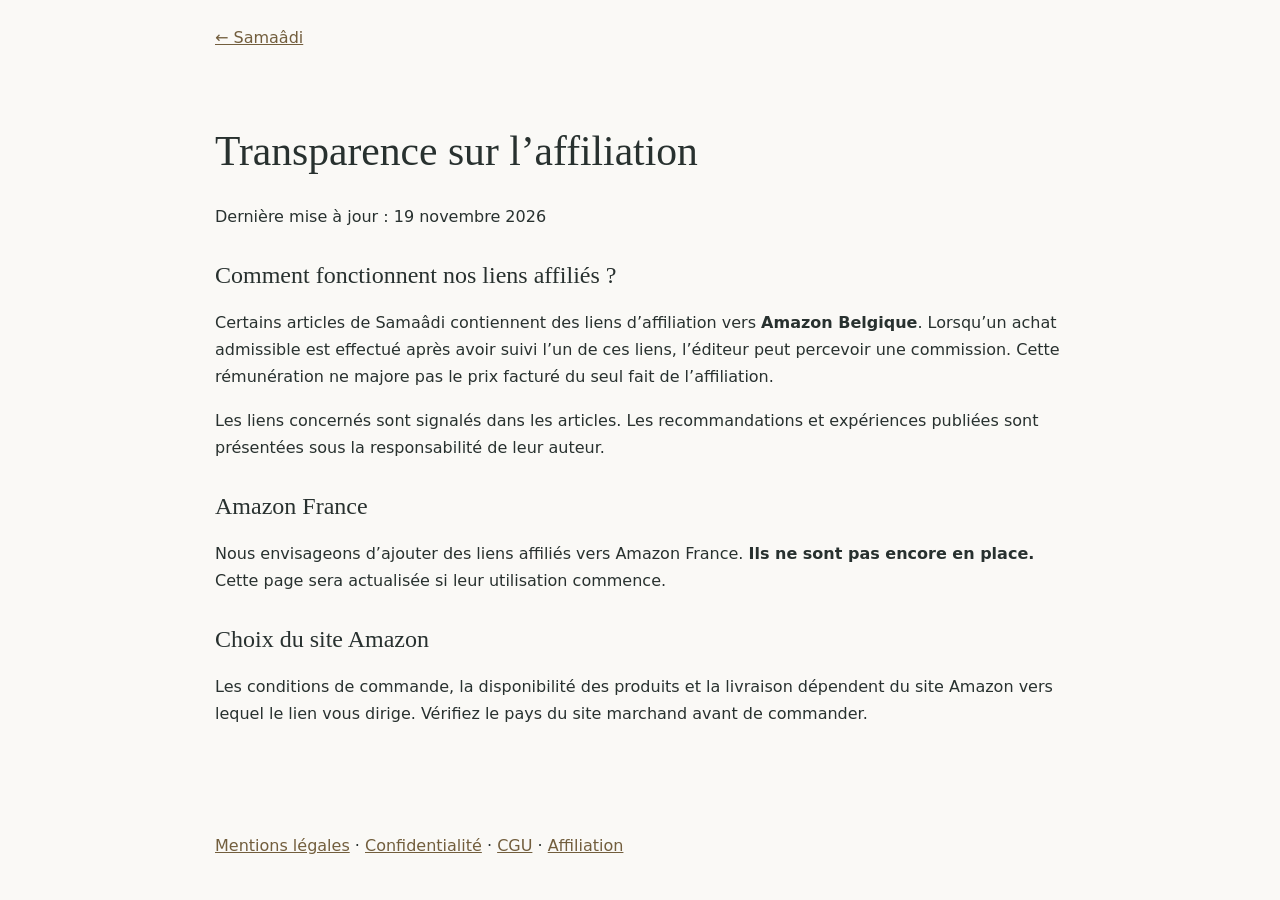
<file: affiliation.html>
<!doctype html><html lang="fr-BE"><head><meta charset="utf-8"><meta name="viewport" content="width=device-width,initial-scale=1"><title>Transparence sur l’affiliation — Samaâdi</title><meta name="description" content="Transparence sur l&#x27;affiliation : comment fonctionnent les liens affiliés Amazon Belgique de Samaâdi et la commission éventuelle de l&#x27;éditeur."><meta name="robots" content="index, follow, max-image-preview:large, max-snippet:-1, max-video-preview:-1"><link rel="canonical" href="https://samaadi.be/affiliation.html"><meta property="og:type" content="website"><meta property="og:site_name" content="Samaâdi"><meta property="og:url" content="https://samaadi.be/affiliation.html"><meta property="og:title" content="Transparence sur l’affiliation — Samaâdi"><meta property="og:description" content="Transparence sur l&#x27;affiliation : comment fonctionnent les liens affiliés Amazon Belgique de Samaâdi et la commission éventuelle de l&#x27;éditeur."><meta property="og:image" content="https://samaadi.be/images/og-cover.jpg"><meta property="og:image:width" content="1200"><meta property="og:image:height" content="630"><meta property="og:image:alt" content="La cuisine de Samaâdi, maison à La Roche-en-Ardenne"><meta property="og:locale" content="fr_BE"><meta name="twitter:card" content="summary_large_image"><link rel="icon" href="/favicon.ico" sizes="48x48"><link rel="icon" type="image/svg+xml" href="/images/favicon.svg"><link rel="apple-touch-icon" href="/apple-touch-icon.png"><style>body{font:16px/1.7 system-ui,sans-serif;color:#28312f;background:#faf9f6;margin:0}header,main,footer{max-width:850px;margin:auto;padding:24px}header a,footer a{color:#725e3d}h1{font:normal 2.6rem Georgia,serif}h2{font:normal 1.5rem Georgia,serif;margin-top:2rem}main{padding-bottom:4rem}</style></head><body><header><a href="/">← Samaâdi</a></header><main><h1>Transparence sur l’affiliation</h1><p>Dernière mise à jour : 19 novembre 2026</p><h2>Comment fonctionnent nos liens affiliés ?</h2><p>Certains articles de Samaâdi contiennent des liens d’affiliation vers <strong>Amazon Belgique</strong>. Lorsqu’un achat admissible est effectué après avoir suivi l’un de ces liens, l’éditeur peut percevoir une commission. Cette rémunération ne majore pas le prix facturé du seul fait de l’affiliation.</p><p>Les liens concernés sont signalés dans les articles. Les recommandations et expériences publiées sont présentées sous la responsabilité de leur auteur.</p><h2>Amazon France</h2><p>Nous envisageons d’ajouter des liens affiliés vers Amazon France. <strong>Ils ne sont pas encore en place.</strong> Cette page sera actualisée si leur utilisation commence.</p><h2>Choix du site Amazon</h2><p>Les conditions de commande, la disponibilité des produits et la livraison dépendent du site Amazon vers lequel le lien vous dirige. Vérifiez le pays du site marchand avant de commander.</p></main><footer><a href="/mentions-legales.html">Mentions légales</a> · <a href="/politique-confidentialite.html">Confidentialité</a> · <a href="/conditions-utilisation.html">CGU</a> · <a href="/affiliation.html">Affiliation</a></footer></body></html>
</file>
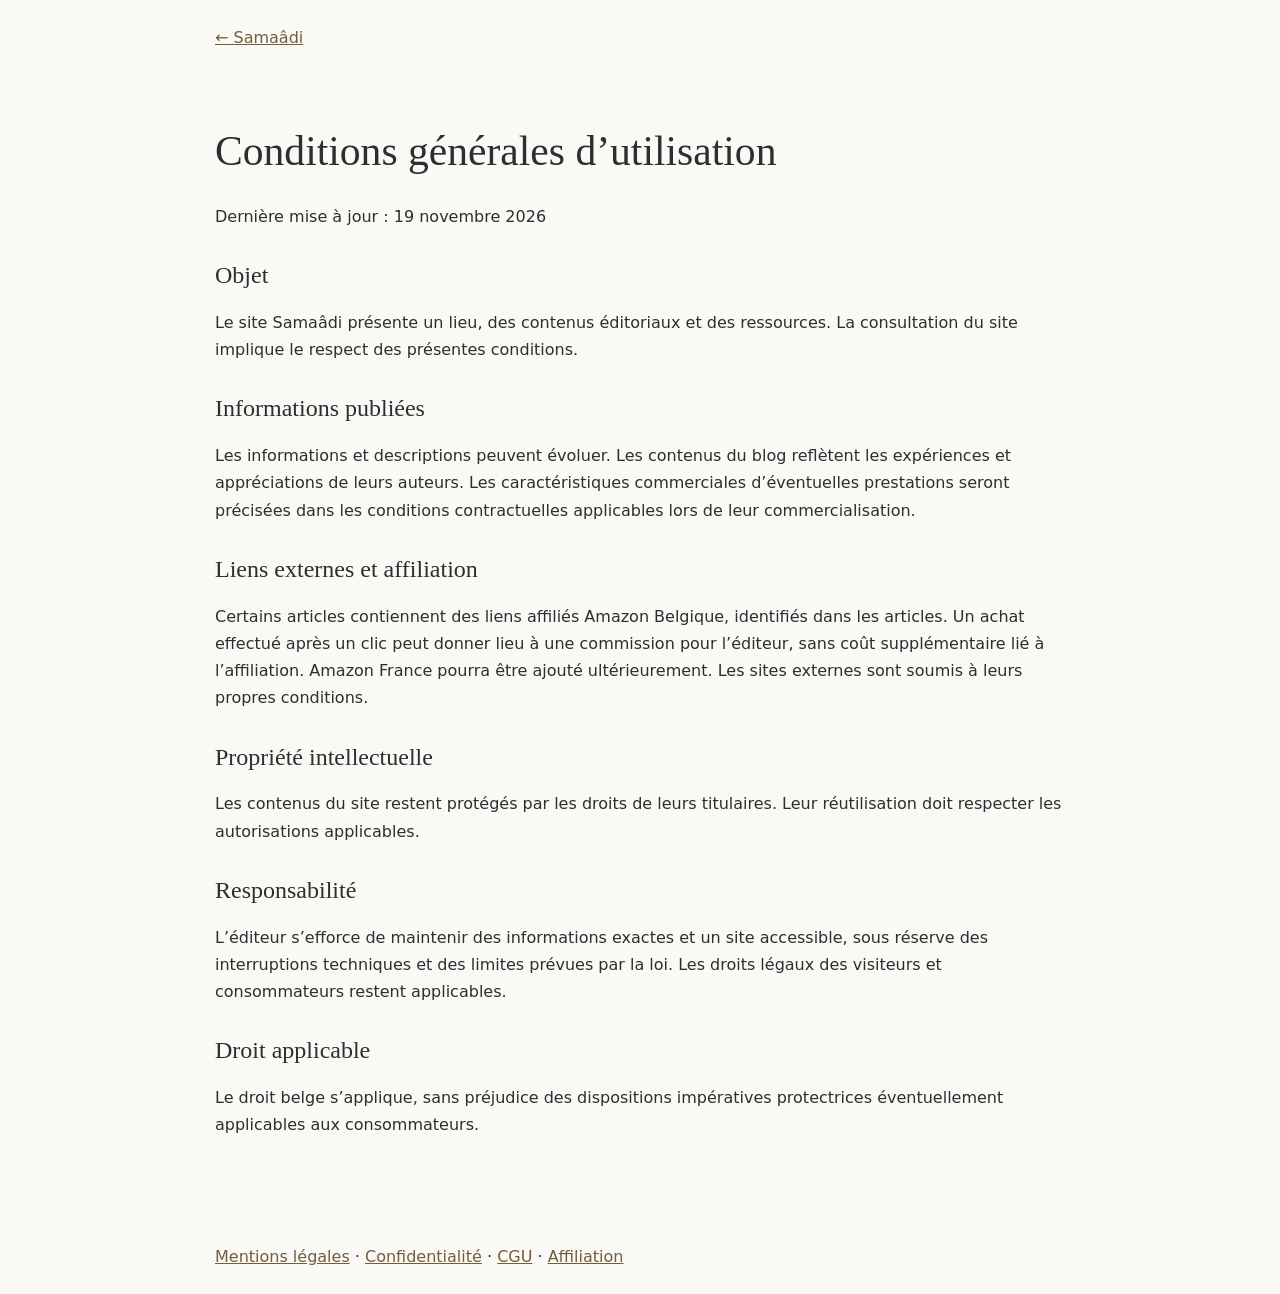
<file: conditions-utilisation.html>
<!doctype html><html lang="fr-BE"><head><meta charset="utf-8"><meta name="viewport" content="width=device-width,initial-scale=1"><title>Conditions générales d’utilisation — Samaâdi</title><meta name="description" content="Conditions générales d&#x27;utilisation de Samaâdi : informations publiées, liens externes et affiliation, propriété intellectuelle, responsabilité, droit belge."><meta name="robots" content="index, follow, max-image-preview:large, max-snippet:-1, max-video-preview:-1"><link rel="canonical" href="https://samaadi.be/conditions-utilisation.html"><meta property="og:type" content="website"><meta property="og:site_name" content="Samaâdi"><meta property="og:url" content="https://samaadi.be/conditions-utilisation.html"><meta property="og:title" content="Conditions générales d’utilisation — Samaâdi"><meta property="og:description" content="Conditions générales d&#x27;utilisation de Samaâdi : informations publiées, liens externes et affiliation, propriété intellectuelle, responsabilité, droit belge."><meta property="og:image" content="https://samaadi.be/images/og-cover.jpg"><meta property="og:image:width" content="1200"><meta property="og:image:height" content="630"><meta property="og:image:alt" content="La cuisine de Samaâdi, maison à La Roche-en-Ardenne"><meta property="og:locale" content="fr_BE"><meta name="twitter:card" content="summary_large_image"><link rel="icon" href="/favicon.ico" sizes="48x48"><link rel="icon" type="image/svg+xml" href="/images/favicon.svg"><link rel="apple-touch-icon" href="/apple-touch-icon.png"><style>body{font:16px/1.7 system-ui,sans-serif;color:#28312f;background:#faf9f6;margin:0}header,main,footer{max-width:850px;margin:auto;padding:24px}header a,footer a{color:#725e3d}h1{font:normal 2.6rem Georgia,serif}h2{font:normal 1.5rem Georgia,serif;margin-top:2rem}main{padding-bottom:4rem}</style></head><body><header><a href="/">← Samaâdi</a></header><main><h1>Conditions générales d’utilisation</h1><p>Dernière mise à jour : 19 novembre 2026</p><h2>Objet</h2><p>Le site Samaâdi présente un lieu, des contenus éditoriaux et des ressources. La consultation du site implique le respect des présentes conditions.</p><h2>Informations publiées</h2><p>Les informations et descriptions peuvent évoluer. Les contenus du blog reflètent les expériences et appréciations de leurs auteurs. Les caractéristiques commerciales d’éventuelles prestations seront précisées dans les conditions contractuelles applicables lors de leur commercialisation.</p><h2>Liens externes et affiliation</h2><p>Certains articles contiennent des liens affiliés Amazon Belgique, identifiés dans les articles. Un achat effectué après un clic peut donner lieu à une commission pour l’éditeur, sans coût supplémentaire lié à l’affiliation. Amazon France pourra être ajouté ultérieurement. Les sites externes sont soumis à leurs propres conditions.</p><h2>Propriété intellectuelle</h2><p>Les contenus du site restent protégés par les droits de leurs titulaires. Leur réutilisation doit respecter les autorisations applicables.</p><h2>Responsabilité</h2><p>L’éditeur s’efforce de maintenir des informations exactes et un site accessible, sous réserve des interruptions techniques et des limites prévues par la loi. Les droits légaux des visiteurs et consommateurs restent applicables.</p><h2>Droit applicable</h2><p>Le droit belge s’applique, sans préjudice des dispositions impératives protectrices éventuellement applicables aux consommateurs.</p></main><footer><a href="/mentions-legales.html">Mentions légales</a> · <a href="/politique-confidentialite.html">Confidentialité</a> · <a href="/conditions-utilisation.html">CGU</a> · <a href="/affiliation.html">Affiliation</a></footer></body></html>
</file>
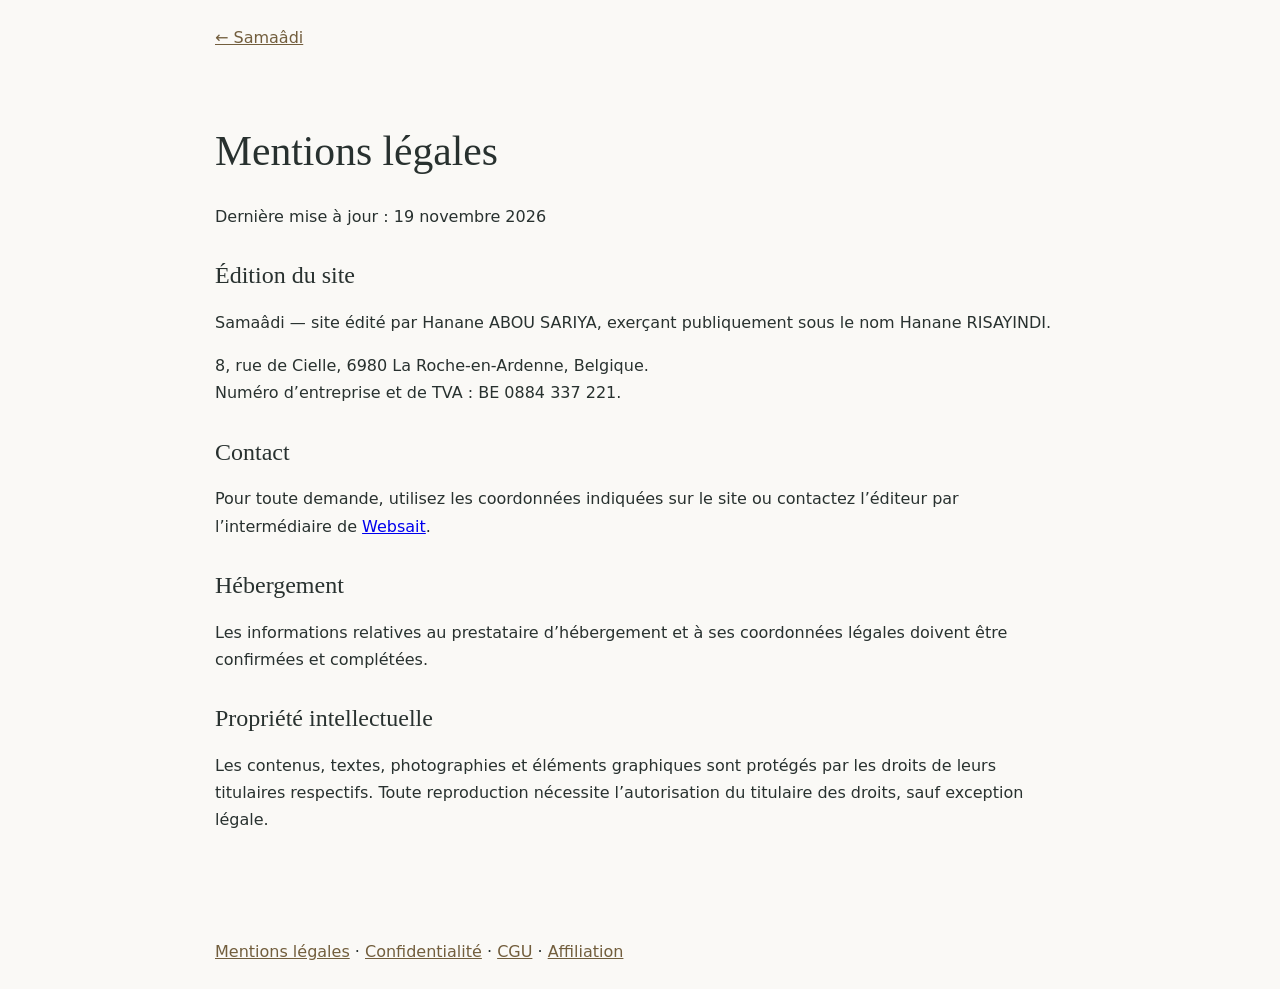
<file: mentions-legales.html>
<!doctype html><html lang="fr-BE"><head><meta charset="utf-8"><meta name="viewport" content="width=device-width,initial-scale=1"><title>Mentions légales — Samaâdi</title><meta name="description" content="Mentions légales du site Samaâdi : éditeur du site, contact, hébergement et propriété intellectuelle."><meta name="robots" content="index, follow, max-image-preview:large, max-snippet:-1, max-video-preview:-1"><link rel="canonical" href="https://samaadi.be/mentions-legales.html"><meta property="og:type" content="website"><meta property="og:site_name" content="Samaâdi"><meta property="og:url" content="https://samaadi.be/mentions-legales.html"><meta property="og:title" content="Mentions légales — Samaâdi"><meta property="og:description" content="Mentions légales du site Samaâdi : éditeur du site, contact, hébergement et propriété intellectuelle."><meta property="og:image" content="https://samaadi.be/images/og-cover.jpg"><meta property="og:image:width" content="1200"><meta property="og:image:height" content="630"><meta property="og:image:alt" content="La cuisine de Samaâdi, maison à La Roche-en-Ardenne"><meta property="og:locale" content="fr_BE"><meta name="twitter:card" content="summary_large_image"><link rel="icon" href="/favicon.ico" sizes="48x48"><link rel="icon" type="image/svg+xml" href="/images/favicon.svg"><link rel="apple-touch-icon" href="/apple-touch-icon.png"><style>body{font:16px/1.7 system-ui,sans-serif;color:#28312f;background:#faf9f6;margin:0}header,main,footer{max-width:850px;margin:auto;padding:24px}header a,footer a{color:#725e3d}h1{font:normal 2.6rem Georgia,serif}h2{font:normal 1.5rem Georgia,serif;margin-top:2rem}main{padding-bottom:4rem}</style></head><body><header><a href="/">← Samaâdi</a></header><main><h1>Mentions légales</h1><p>Dernière mise à jour : 19 novembre 2026</p><h2>Édition du site</h2><p>Samaâdi — site édité par Hanane ABOU SARIYA, exerçant publiquement sous le nom Hanane RISAYINDI.</p><p>8, rue de Cielle, 6980 La Roche-en-Ardenne, Belgique.<br>Numéro d’entreprise et de TVA : BE 0884 337 221.</p><h2>Contact</h2><p>Pour toute demande, utilisez les coordonnées indiquées sur le site ou contactez l’éditeur par l’intermédiaire de <a href="https://www.websait.com/contact">Websait</a>.</p><h2>Hébergement</h2><p>Les informations relatives au prestataire d’hébergement et à ses coordonnées légales doivent être confirmées et complétées.</p><h2>Propriété intellectuelle</h2><p>Les contenus, textes, photographies et éléments graphiques sont protégés par les droits de leurs titulaires respectifs. Toute reproduction nécessite l’autorisation du titulaire des droits, sauf exception légale.</p></main><footer><a href="/mentions-legales.html">Mentions légales</a> · <a href="/politique-confidentialite.html">Confidentialité</a> · <a href="/conditions-utilisation.html">CGU</a> · <a href="/affiliation.html">Affiliation</a></footer></body></html>
</file>
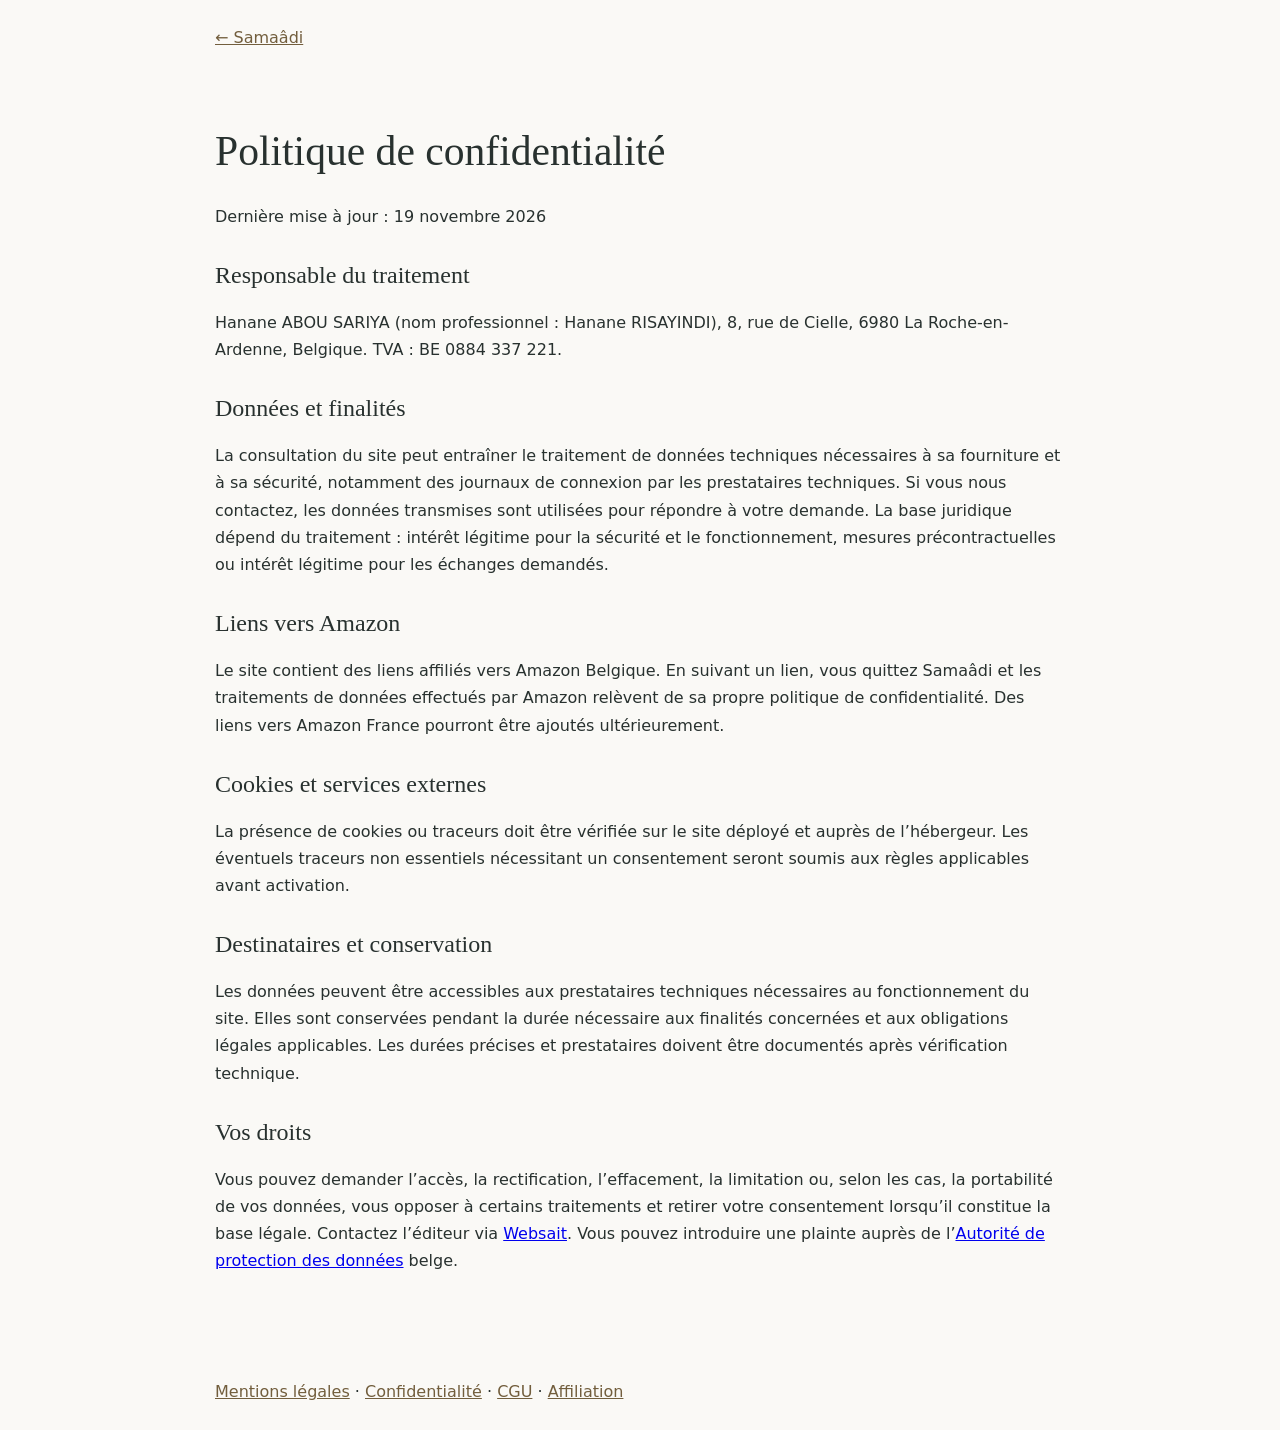
<file: politique-confidentialite.html>
<!doctype html><html lang="fr-BE"><head><meta charset="utf-8"><meta name="viewport" content="width=device-width,initial-scale=1"><title>Politique de confidentialité — Samaâdi</title><meta name="description" content="Politique de confidentialité de Samaâdi : responsable du traitement, données traitées, liens vers Amazon, cookies, destinataires et conservation."><meta name="robots" content="index, follow, max-image-preview:large, max-snippet:-1, max-video-preview:-1"><link rel="canonical" href="https://samaadi.be/politique-confidentialite.html"><meta property="og:type" content="website"><meta property="og:site_name" content="Samaâdi"><meta property="og:url" content="https://samaadi.be/politique-confidentialite.html"><meta property="og:title" content="Politique de confidentialité — Samaâdi"><meta property="og:description" content="Politique de confidentialité de Samaâdi : responsable du traitement, données traitées, liens vers Amazon, cookies, destinataires et conservation."><meta property="og:image" content="https://samaadi.be/images/og-cover.jpg"><meta property="og:image:width" content="1200"><meta property="og:image:height" content="630"><meta property="og:image:alt" content="La cuisine de Samaâdi, maison à La Roche-en-Ardenne"><meta property="og:locale" content="fr_BE"><meta name="twitter:card" content="summary_large_image"><link rel="icon" href="/favicon.ico" sizes="48x48"><link rel="icon" type="image/svg+xml" href="/images/favicon.svg"><link rel="apple-touch-icon" href="/apple-touch-icon.png"><style>body{font:16px/1.7 system-ui,sans-serif;color:#28312f;background:#faf9f6;margin:0}header,main,footer{max-width:850px;margin:auto;padding:24px}header a,footer a{color:#725e3d}h1{font:normal 2.6rem Georgia,serif}h2{font:normal 1.5rem Georgia,serif;margin-top:2rem}main{padding-bottom:4rem}</style></head><body><header><a href="/">← Samaâdi</a></header><main><h1>Politique de confidentialité</h1><p>Dernière mise à jour : 19 novembre 2026</p><h2>Responsable du traitement</h2><p>Hanane ABOU SARIYA (nom professionnel : Hanane RISAYINDI), 8, rue de Cielle, 6980 La Roche-en-Ardenne, Belgique. TVA : BE 0884 337 221.</p><h2>Données et finalités</h2><p>La consultation du site peut entraîner le traitement de données techniques nécessaires à sa fourniture et à sa sécurité, notamment des journaux de connexion par les prestataires techniques. Si vous nous contactez, les données transmises sont utilisées pour répondre à votre demande. La base juridique dépend du traitement : intérêt légitime pour la sécurité et le fonctionnement, mesures précontractuelles ou intérêt légitime pour les échanges demandés.</p><h2>Liens vers Amazon</h2><p>Le site contient des liens affiliés vers Amazon Belgique. En suivant un lien, vous quittez Samaâdi et les traitements de données effectués par Amazon relèvent de sa propre politique de confidentialité. Des liens vers Amazon France pourront être ajoutés ultérieurement.</p><h2>Cookies et services externes</h2><p>La présence de cookies ou traceurs doit être vérifiée sur le site déployé et auprès de l’hébergeur. Les éventuels traceurs non essentiels nécessitant un consentement seront soumis aux règles applicables avant activation.</p><h2>Destinataires et conservation</h2><p>Les données peuvent être accessibles aux prestataires techniques nécessaires au fonctionnement du site. Elles sont conservées pendant la durée nécessaire aux finalités concernées et aux obligations légales applicables. Les durées précises et prestataires doivent être documentés après vérification technique.</p><h2>Vos droits</h2><p>Vous pouvez demander l’accès, la rectification, l’effacement, la limitation ou, selon les cas, la portabilité de vos données, vous opposer à certains traitements et retirer votre consentement lorsqu’il constitue la base légale. Contactez l’éditeur via <a href="https://www.websait.com/contact">Websait</a>. Vous pouvez introduire une plainte auprès de l’<a href="https://www.autoriteprotectiondonnees.be/">Autorité de protection des données</a> belge.</p></main><footer><a href="/mentions-legales.html">Mentions légales</a> · <a href="/politique-confidentialite.html">Confidentialité</a> · <a href="/conditions-utilisation.html">CGU</a> · <a href="/affiliation.html">Affiliation</a></footer></body></html>
</file>
